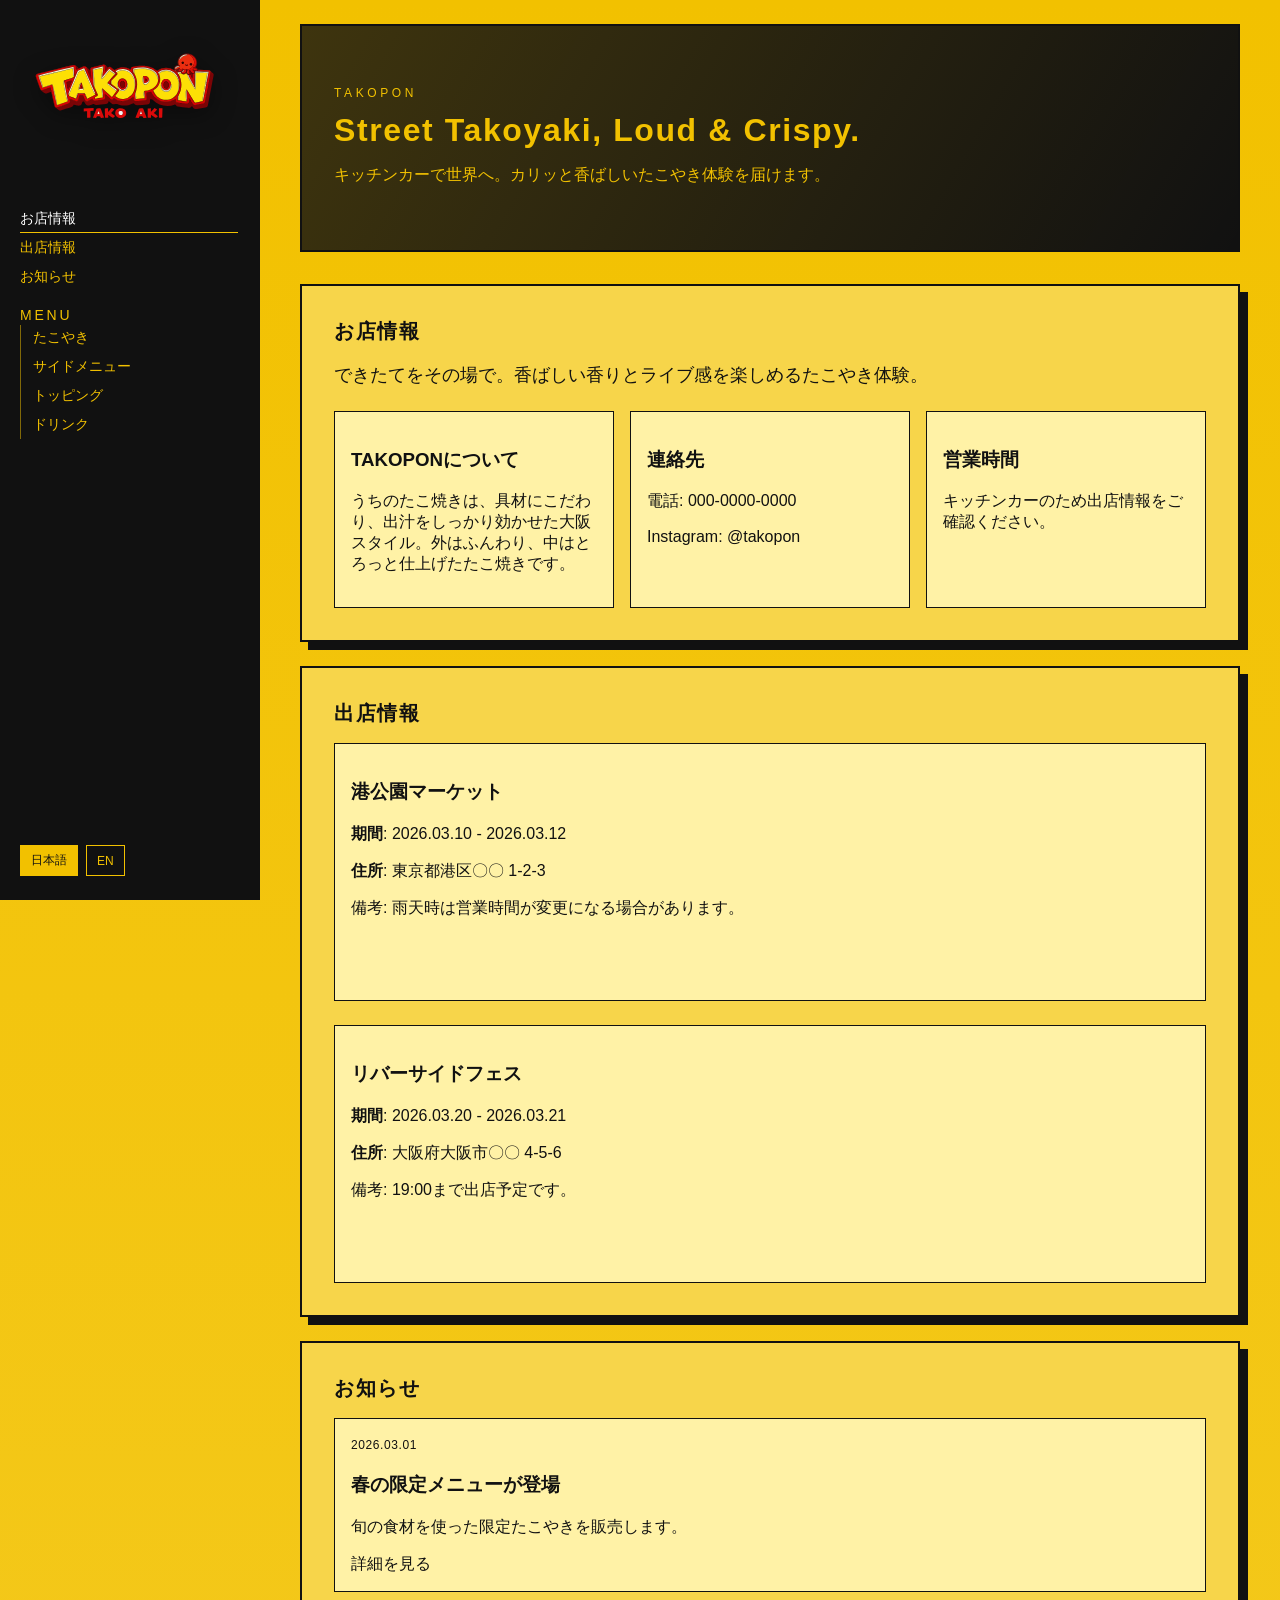
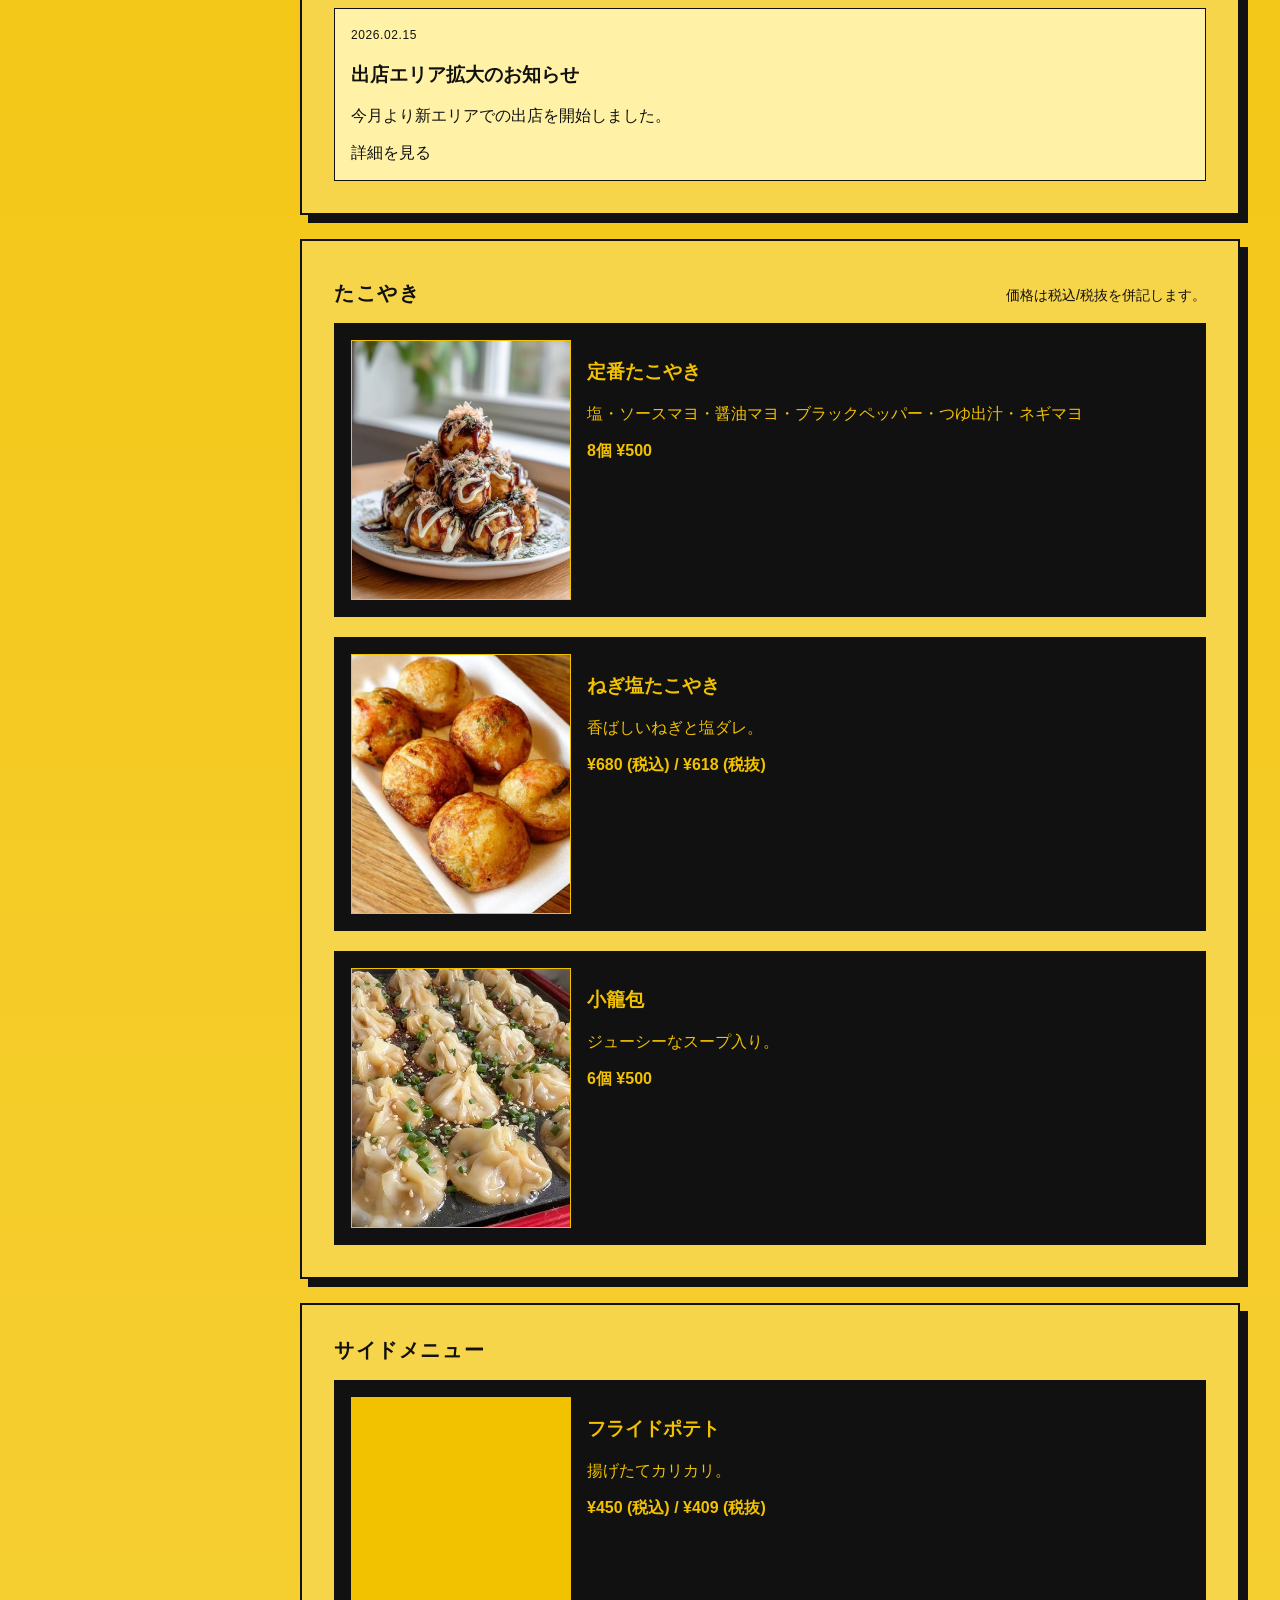
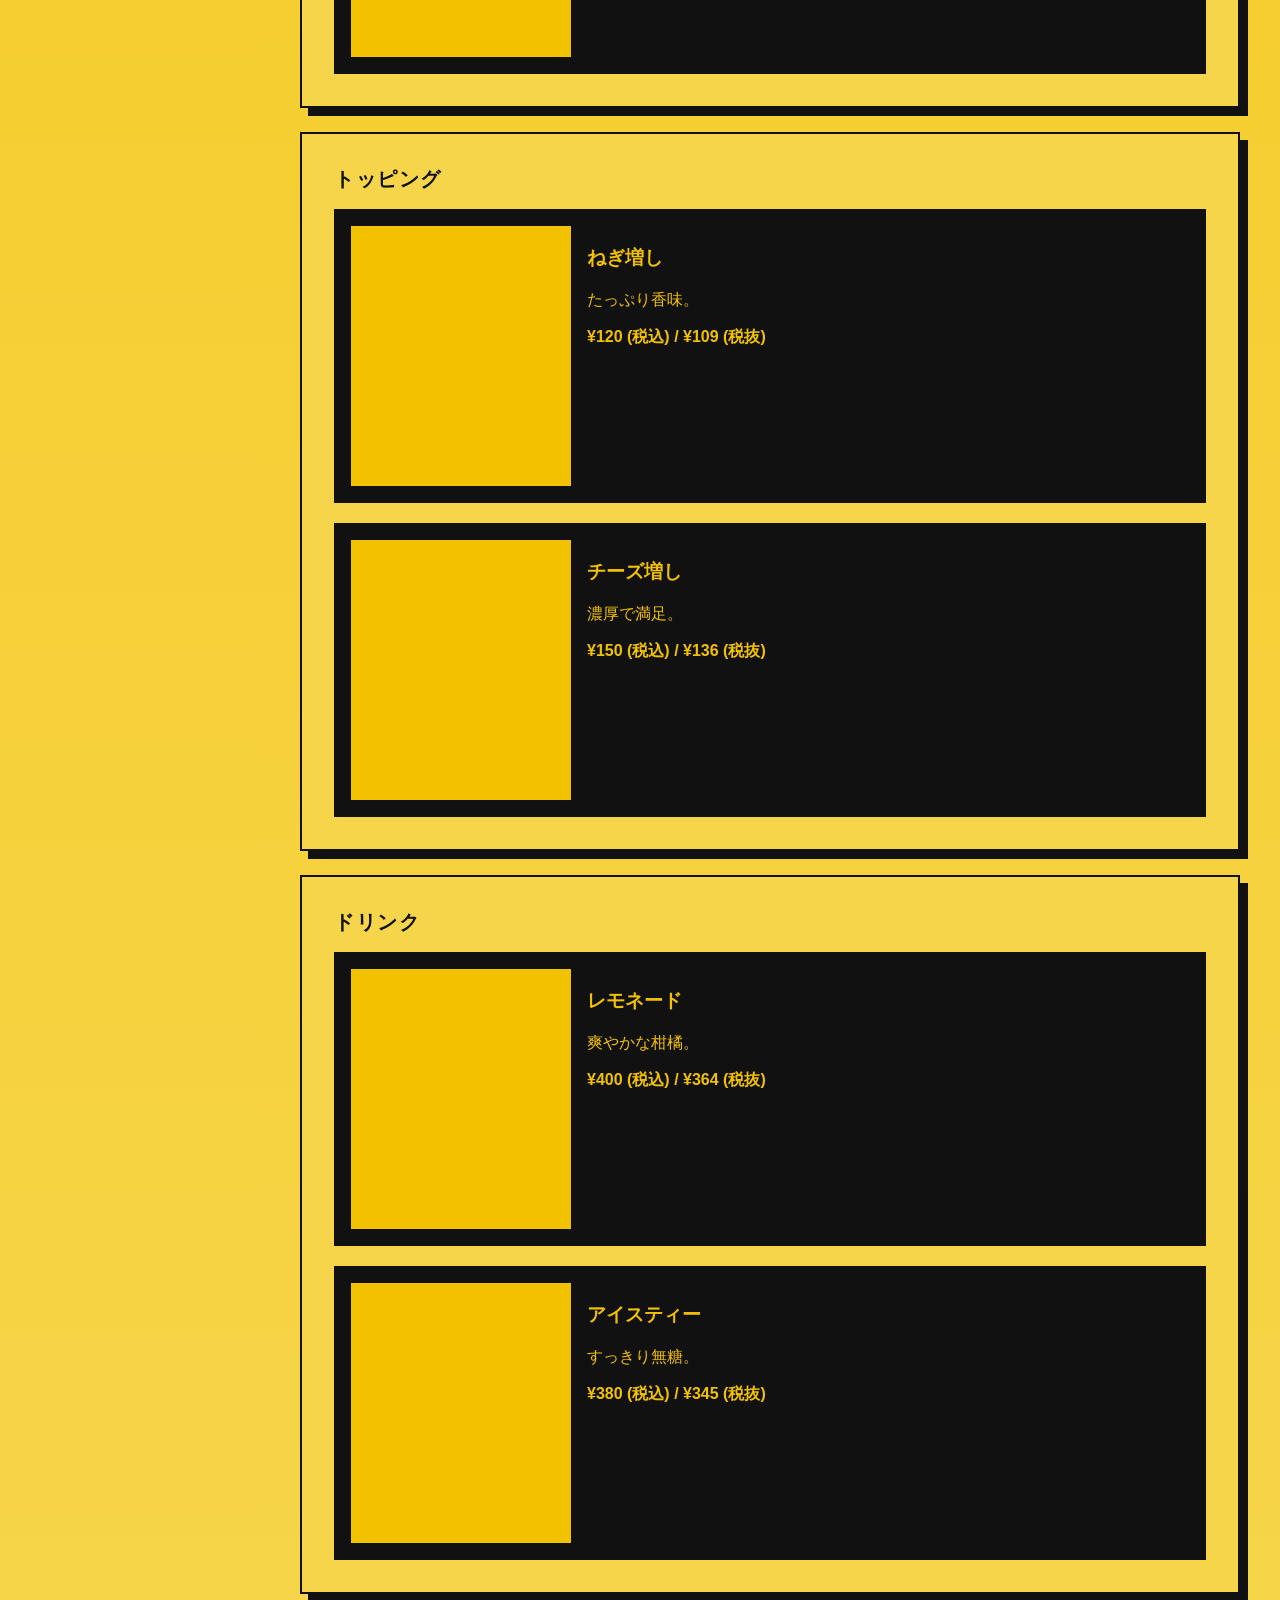
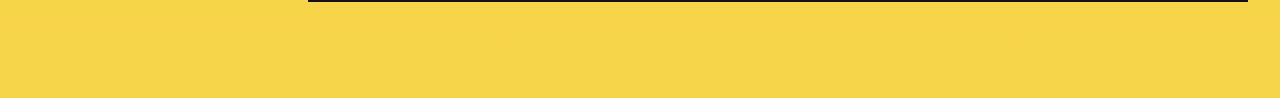
<file: index.html>
<!doctype html>
<html lang="ja">
  <head>
    <meta charset="utf-8" />
    <meta name="viewport" content="width=device-width, initial-scale=1" />
    <title>TAKOPON | Takoyaki Food Truck</title>
    <link rel="stylesheet" href="./src/styles.css" />
  </head>
  <body>
    <div class="layout">
      <div class="mobile-topbar">
        <button class="hamburger" type="button" aria-label="Open menu" aria-expanded="false">
          <span></span>
          <span></span>
          <span></span>
        </button>
        <div class="sidebar-brand">
          <img src="./img/file.svg" alt="TAKOPON logo" class="logo" />
        </div>
      </div>
      <div class="sidebar-backdrop" aria-hidden="true"></div>
      <aside class="sidebar" aria-hidden="false">
        <div class="sidebar-brand sidebar-brand--desktop">
          <img src="./img/file.svg" alt="TAKOPON logo" class="logo" />
        </div>
        <nav class="sidebar-nav">
          <div class="nav-group">
            <a href="#concept" data-i18n="nav.concept">お店情報</a>
            <a href="#stalls" data-i18n="nav.stalls">出店情報</a>
            <a href="#news" data-i18n="nav.news">お知らせ</a>
          </div>
          <div class="nav-group">
            <p class="nav-title nav-title--main">MENU</p>
            <div class="nav-submenu">
            <a href="#menu-takoyaki" data-i18n="nav.takoyaki">たこやき</a>
            <a href="#menu-side" data-i18n="nav.side">サイドメニュー</a>
            <a href="#menu-topping" data-i18n="nav.topping">トッピング</a>
            <a href="#menu-drink" data-i18n="nav.drink">ドリンク</a>
            </div>
          </div>
        </nav>
        <div class="lang-toggle" role="group" aria-label="language switch">
          <button type="button" class="lang-btn is-active" data-lang="ja">日本語</button>
          <button type="button" class="lang-btn" data-lang="en">EN</button>
        </div>
      </aside>

      <main class="content">
        <section class="hero reveal">
          <p class="hero-label">TAKOPON</p>
          <h1 data-i18n="hero.title">Street Takoyaki, Loud & Crispy.</h1>
          <p class="hero-sub" data-i18n="hero.subtitle">
            キッチンカーで世界へ。カリッと香ばしいたこやき体験を届けます。
          </p>
        </section>

        <section id="concept" class="section reveal">
          <h2 data-i18n="about.concept.title">お店情報</h2>
          <p class="lead" data-i18n="about.concept.body">
            できたてをその場で。香ばしい香りとライブ感を楽しめるたこやき体験。
          </p>
          <div class="info-grid">
            <div class="info-card">
              <h3 data-i18n="about.leadTitle">TAKOPONについて</h3>
              <p data-i18n="about.lead">
              うちのたこ焼きは、具材にこだわり、出汁をしっかり効かせた大阪スタイル。外はふんわり、中はとろっと仕上げたたこ焼きです。
              </p>
            </div>
            <div class="info-card">
              <h3 data-i18n="about.contact.title">連絡先</h3>
              <p>
                <span data-i18n="about.contact.phoneLabel">電話</span>:
                <a href="tel:0000000000">000-0000-0000</a>
              </p>
              <p>
                Instagram:
                <a href="https://instagram.com/" target="_blank" rel="noreferrer">@takopon</a>
              </p>
            </div>
            <div class="info-card">
              <h3 data-i18n="about.hours.title">営業時間</h3>
              <p data-i18n="about.hours.body">
                キッチンカーのため出店情報をご確認ください。
              </p>
            </div>
          </div>
        </section>

        <section id="stalls" class="section reveal">
          <h2 data-i18n="stalls.title">出店情報</h2>
          <div class="stall-list">
            <article class="stall-card reveal">
              <div class="stall-info">
                <h3 data-i18n="stalls.item1.name">港公園マーケット</h3>
                <p>
                  <strong data-i18n="stalls.period">期間</strong>:
                  <span data-i18n="stalls.item1.period">2026.03.10 - 2026.03.12</span>
                </p>
                <p>
                  <strong data-i18n="stalls.address">住所</strong>:
                  <span data-i18n="stalls.item1.address">東京都港区〇〇 1-2-3</span>
                </p>
                <p data-i18n="stalls.item1.note">
                  備考: 雨天時は営業時間が変更になる場合があります。
                </p>
              </div>
              <div class="stall-map">
                <iframe
                  title="map-1"
                  src="https://www.google.com/maps?q=Tokyo%20Station&output=embed"
                  loading="lazy"
                  referrerpolicy="no-referrer-when-downgrade"
                ></iframe>
              </div>
            </article>
            <article class="stall-card reveal">
              <div class="stall-info">
                <h3 data-i18n="stalls.item2.name">リバーサイドフェス</h3>
                <p>
                  <strong data-i18n="stalls.period">期間</strong>:
                  <span data-i18n="stalls.item2.period">2026.03.20 - 2026.03.21</span>
                </p>
                <p>
                  <strong data-i18n="stalls.address">住所</strong>:
                  <span data-i18n="stalls.item2.address">大阪府大阪市〇〇 4-5-6</span>
                </p>
                <p data-i18n="stalls.item2.note">備考: 19:00まで出店予定です。</p>
              </div>
              <div class="stall-map">
                <iframe
                  title="map-2"
                  src="https://www.google.com/maps?q=Osaka%20Station&output=embed"
                  loading="lazy"
                  referrerpolicy="no-referrer-when-downgrade"
                ></iframe>
              </div>
            </article>
          </div>
        </section>

        <section id="news" class="section reveal">
          <h2 data-i18n="news.title">お知らせ</h2>
          <div class="news-list">
            <article class="news-item reveal">
              <time datetime="2026-03-01">2026.03.01</time>
              <h3 data-i18n="news.item1.title">春の限定メニューが登場</h3>
              <p data-i18n="news.item1.body">
                旬の食材を使った限定たこやきを販売します。
              </p>
              <a
                href="https://example.com"
                target="_blank"
                rel="noreferrer"
                data-i18n="news.link"
              >
                詳細を見る
              </a>
            </article>
            <article class="news-item reveal">
              <time datetime="2026-02-15">2026.02.15</time>
              <h3 data-i18n="news.item2.title">出店エリア拡大のお知らせ</h3>
              <p data-i18n="news.item2.body">
                今月より新エリアでの出店を開始しました。
              </p>
              <a
                href="https://example.com"
                target="_blank"
                rel="noreferrer"
                data-i18n="news.link"
              >
                詳細を見る
              </a>
            </article>
          </div>
        </section>

        <section id="menu-takoyaki" class="section reveal">
          <div class="section-head">
            <h2 data-i18n="menu.takoyaki.title">たこやき</h2>
            <p class="muted" data-i18n="menu.note">価格は税込/税抜を併記します。</p>
          </div>
          <div class="menu-grid">
            <div class="menu-card reveal">
              <img class="menu-image" src="./img/menyu_1.jpg" alt="定番たこやき" />
              <div class="menu-body">
                <h3 data-i18n="menu.item1.name">たこ焼き</h3>
                <p data-i18n="menu.item1.desc">
                  塩・ソースマヨ・醤油マヨ・ブラックペッパー・つゆ出汁・ネギマヨ
                </p>
                <p class="price">8個 ¥500</p>
              </div>
            </div>
            <div class="menu-card reveal">
              <img class="menu-image" src="./img/menyu_2.jpg" alt="ねぎ塩たこやき" />
              <div class="menu-body">
                <h3 data-i18n="menu.item2.name">ねぎ塩たこやき</h3>
                <p data-i18n="menu.item2.desc">香ばしいねぎと塩ダレ。</p>
                <p class="price">¥680 (税込) / ¥618 (税抜)</p>
              </div>
            </div>
            <div class="menu-card reveal">
              <img class="menu-image" src="./img/menyu_3.jpg" alt="小籠包" />
              <div class="menu-body">
                <h3 data-i18n="menu.item3.name">小籠包</h3>
                <p data-i18n="menu.item3.desc">ジューシーなスープ入り。</p>
                <p class="price">6個 ¥500</p>
              </div>
            </div>
          </div>
        </section>

        <section id="menu-side" class="section reveal">
          <h2 data-i18n="menu.side.title">サイドメニュー</h2>
          <div class="menu-grid">
            <div class="menu-card reveal">
              <div class="menu-image placeholder"></div>
              <div class="menu-body">
                <h3 data-i18n="menu.side.item1.name">フライドポテト</h3>
                <p data-i18n="menu.side.item1.desc">揚げたてカリカリ。</p>
                <p class="price">¥450 (税込) / ¥409 (税抜)</p>
              </div>
            </div>
          </div>
        </section>

        <section id="menu-topping" class="section reveal">
          <h2 data-i18n="menu.topping.title">トッピング</h2>
          <div class="menu-grid">
            <div class="menu-card reveal">
              <div class="menu-image placeholder"></div>
              <div class="menu-body">
                <h3 data-i18n="menu.topping.item1.name">ねぎ増し</h3>
                <p data-i18n="menu.topping.item1.desc">たっぷり香味。</p>
                <p class="price">¥120 (税込) / ¥109 (税抜)</p>
              </div>
            </div>
            <div class="menu-card reveal">
              <div class="menu-image placeholder"></div>
              <div class="menu-body">
                <h3 data-i18n="menu.topping.item2.name">チーズ増し</h3>
                <p data-i18n="menu.topping.item2.desc">濃厚で満足。</p>
                <p class="price">¥150 (税込) / ¥136 (税抜)</p>
              </div>
            </div>
          </div>
        </section>

        <section id="menu-drink" class="section reveal">
          <h2 data-i18n="menu.drink.title">ドリンク</h2>
          <div class="menu-grid">
            <div class="menu-card reveal">
              <div class="menu-image placeholder"></div>
              <div class="menu-body">
                <h3 data-i18n="menu.drink.item1.name">レモネード</h3>
                <p data-i18n="menu.drink.item1.desc">爽やかな柑橘。</p>
                <p class="price">¥400 (税込) / ¥364 (税抜)</p>
              </div>
            </div>
            <div class="menu-card reveal">
              <div class="menu-image placeholder"></div>
              <div class="menu-body">
                <h3 data-i18n="menu.drink.item2.name">アイスティー</h3>
                <p data-i18n="menu.drink.item2.desc">すっきり無糖。</p>
                <p class="price">¥380 (税込) / ¥345 (税抜)</p>
              </div>
            </div>
          </div>
        </section>
      </main>
    </div>

    <script src="./src/app.js"></script>
  </body>
</html>
</file>
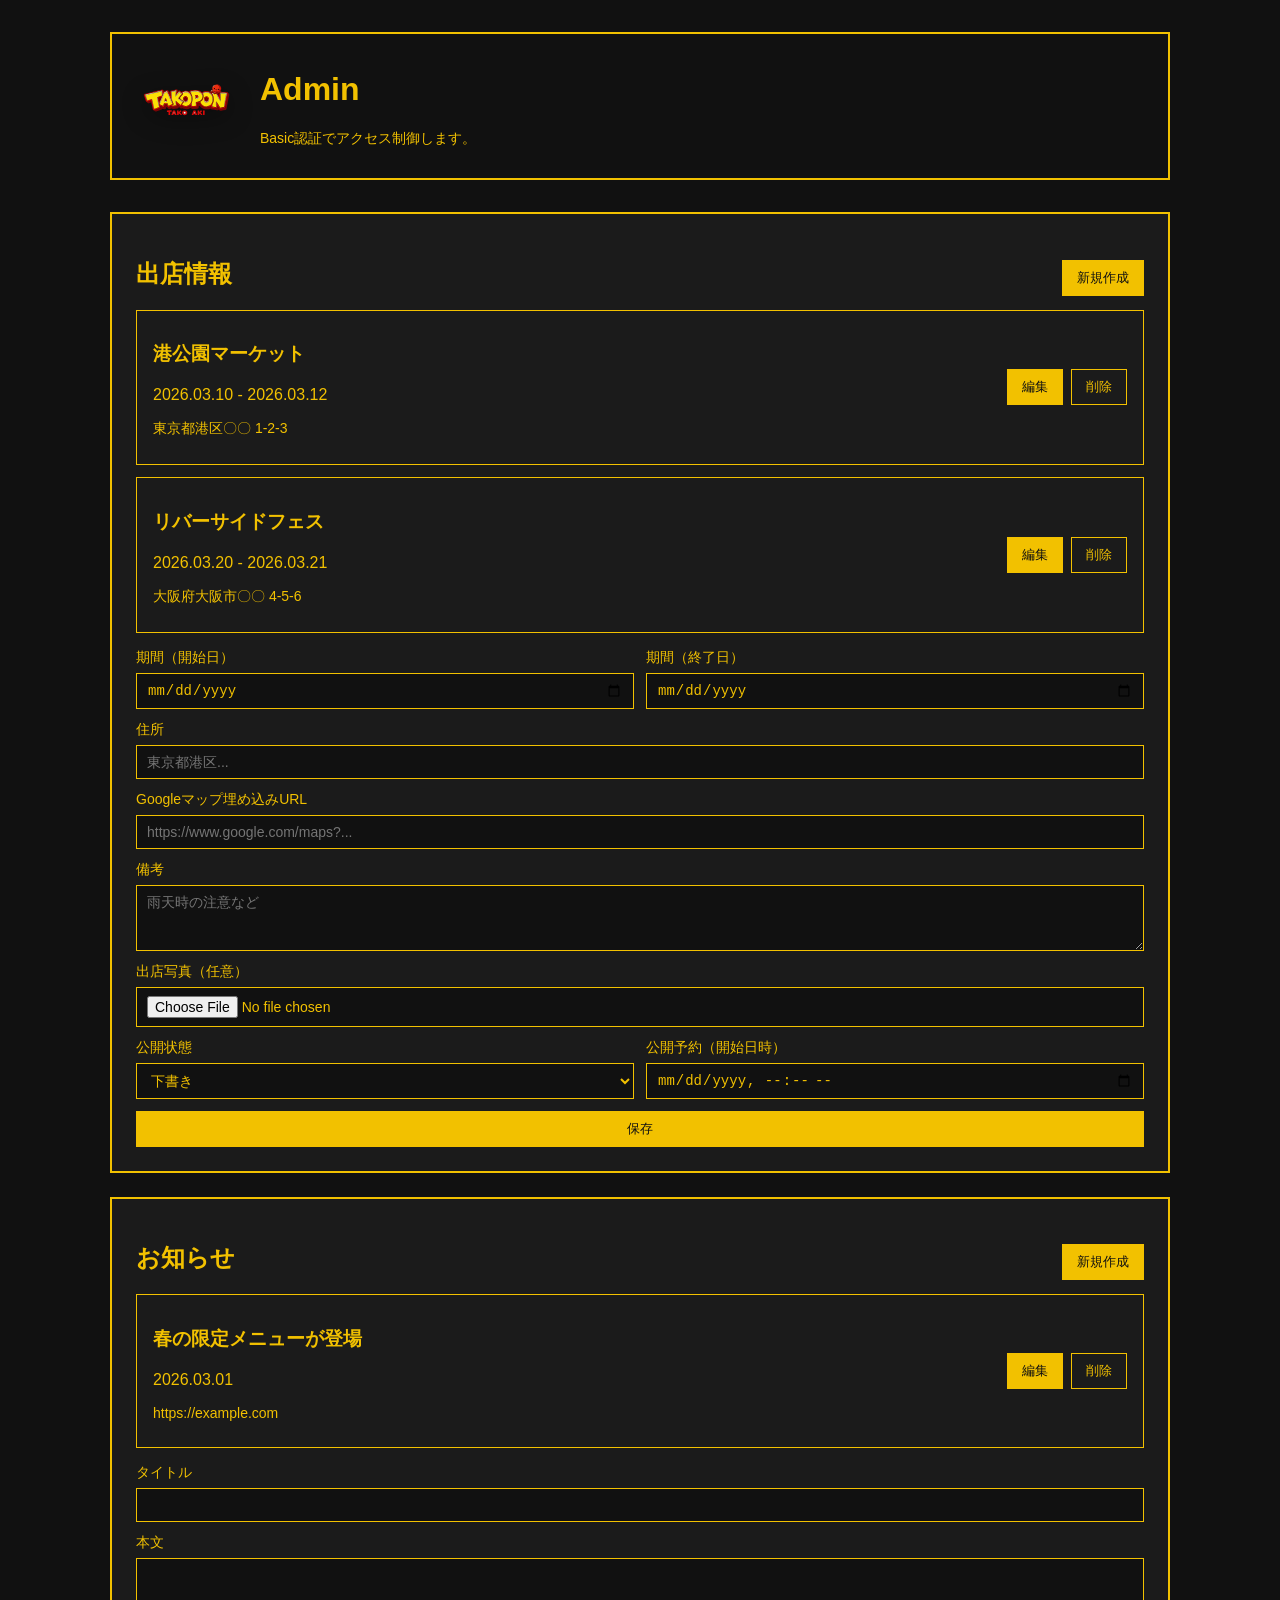
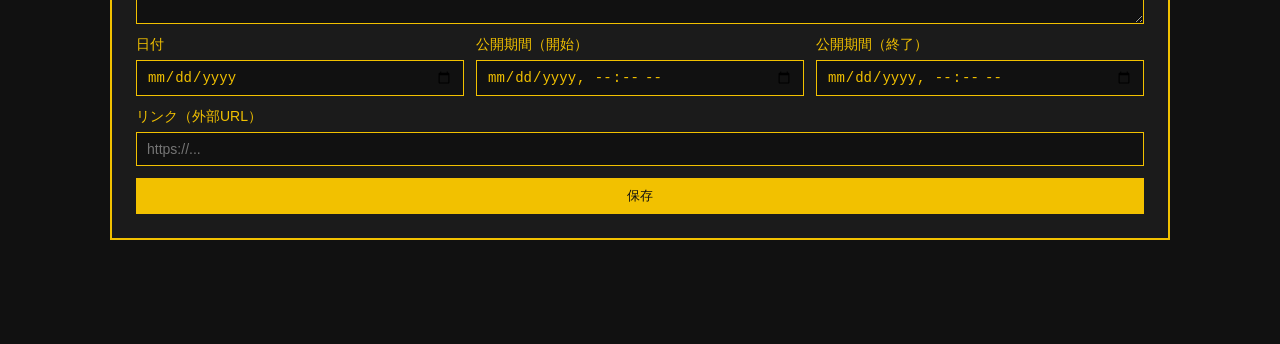
<file: admin.html>
<!doctype html>
<html lang="ja">
  <head>
    <meta charset="utf-8" />
    <meta name="viewport" content="width=device-width, initial-scale=1" />
    <title>TAKOPON Admin</title>
    <link rel="stylesheet" href="./src/styles.css" />
  </head>
  <body class="admin-body">
    <main class="admin">
      <header class="admin-header">
        <img src="./img/file.svg" alt="TAKOPON logo" class="logo admin-logo" />
        <div>
          <h1>Admin</h1>
          <p class="muted">Basic認証でアクセス制御します。</p>
        </div>
      </header>

      <section class="admin-section">
        <div class="section-head">
          <h2>出店情報</h2>
          <button type="button" class="admin-btn">新規作成</button>
        </div>
        <div class="admin-list">
          <article class="admin-card">
            <div>
              <h3>港公園マーケット</h3>
              <p>2026.03.10 - 2026.03.12</p>
              <p class="muted">東京都港区〇〇 1-2-3</p>
            </div>
            <div class="admin-actions">
              <button type="button" class="admin-btn">編集</button>
              <button type="button" class="admin-btn admin-btn--ghost">削除</button>
            </div>
          </article>
          <article class="admin-card">
            <div>
              <h3>リバーサイドフェス</h3>
              <p>2026.03.20 - 2026.03.21</p>
              <p class="muted">大阪府大阪市〇〇 4-5-6</p>
            </div>
            <div class="admin-actions">
              <button type="button" class="admin-btn">編集</button>
              <button type="button" class="admin-btn admin-btn--ghost">削除</button>
            </div>
          </article>
        </div>

        <form class="admin-form">
          <div class="form-row">
            <label>
              期間（開始日）
              <input type="date" />
            </label>
            <label>
              期間（終了日）
              <input type="date" />
            </label>
          </div>
          <label>
            住所
            <input type="text" placeholder="東京都港区..." />
          </label>
          <label>
            Googleマップ埋め込みURL
            <input type="text" placeholder="https://www.google.com/maps?..." />
          </label>
          <label>
            備考
            <textarea rows="3" placeholder="雨天時の注意など"></textarea>
          </label>
          <label>
            出店写真（任意）
            <input type="file" />
          </label>
          <div class="form-row">
            <label>
              公開状態
              <select>
                <option>下書き</option>
                <option>公開</option>
              </select>
            </label>
            <label>
              公開予約（開始日時）
              <input type="datetime-local" />
            </label>
          </div>
          <button type="button" class="admin-btn">保存</button>
        </form>
      </section>

      <section class="admin-section">
        <div class="section-head">
          <h2>お知らせ</h2>
          <button type="button" class="admin-btn">新規作成</button>
        </div>
        <div class="admin-list">
          <article class="admin-card">
            <div>
              <h3>春の限定メニューが登場</h3>
              <p>2026.03.01</p>
              <p class="muted">https://example.com</p>
            </div>
            <div class="admin-actions">
              <button type="button" class="admin-btn">編集</button>
              <button type="button" class="admin-btn admin-btn--ghost">削除</button>
            </div>
          </article>
        </div>

        <form class="admin-form">
          <label>
            タイトル
            <input type="text" />
          </label>
          <label>
            本文
            <textarea rows="3"></textarea>
          </label>
          <div class="form-row">
            <label>
              日付
              <input type="date" />
            </label>
            <label>
              公開期間（開始）
              <input type="datetime-local" />
            </label>
            <label>
              公開期間（終了）
              <input type="datetime-local" />
            </label>
          </div>
          <label>
            リンク（外部URL）
            <input type="url" placeholder="https://..." />
          </label>
          <button type="button" class="admin-btn">保存</button>
        </form>
      </section>
    </main>
  </body>
</html>
</file>
<file: src/styles.css>
* {
  box-sizing: border-box;
}

body {
  margin: 0;
  font-family: "Helvetica Neue", Arial, sans-serif;
  background: linear-gradient(180deg, #f2c100 0%, #f7d54a 100%);
  color: #111;
}

a {
  color: inherit;
  text-decoration: none;
}

.layout {
  display: flex;
  min-height: 100vh;
}

.mobile-topbar {
  display: none;
}

.sidebar {
  width: 260px;
  background: #111;
  color: #f2c100;
  padding: 24px 20px;
  position: sticky;
  top: 0;
  height: 100vh;
  border-right: 2px solid #111;
  display: flex;
  flex-direction: column;
  gap: 24px;
}

.sidebar-brand {
  display: flex;
  align-items: center;
  gap: 12px;
}

.sidebar-brand--desktop {
  margin-bottom: 8px;
  flex-direction: column;
  align-items: center;
  text-align: center;
}

.logo {
  height: 120px;
  width: auto;
  display: block;
  filter: drop-shadow(0 6px 12px rgba(0, 0, 0, 0.4));
}

.sidebar .logo {
  height: 150px;
  transform: translateX(-6px);
}

.brand-name {
  font-size: 18px;
  letter-spacing: 0.12em;
}

.sidebar-nav {
  display: grid;
  gap: 16px;
}

.nav-group {
  display: grid;
  gap: 2px;
}

.nav-title {
  margin: 0;
  font-size: 12px;
  letter-spacing: 0.12em;
  text-transform: uppercase;
  opacity: 0.7;
}

.nav-title--main {
  font-size: 14px;
  letter-spacing: 0.2em;
  opacity: 1;
}

.nav-submenu {
  display: grid;
  gap: 2px;
  padding-left: 12px;
  border-left: 1px solid rgba(242, 193, 0, 0.5);
}

.sidebar-nav a {
  color: #f2c100;
  text-decoration: none;
  font-size: 14px;
  padding: 4px 0;
  border-bottom: 1px solid transparent;
  transition: all 0.2s ease;
}

.sidebar-nav a:hover,
.sidebar-nav a.is-active {
  color: #fff;
  border-bottom-color: #f2c100;
}

.lang-toggle {
  display: flex;
  gap: 8px;
  margin-top: auto;
}

.lang-btn {
  border: 1px solid #f2c100;
  background: transparent;
  color: #f2c100;
  padding: 6px 10px;
  font-size: 12px;
  cursor: pointer;
  transition: all 0.2s ease;
}

.lang-btn.is-active {
  background: #f2c100;
  color: #111;
}

.lang-btn:hover {
  transform: translateY(-1px);
}

.content {
  flex: 1;
  padding: 24px 40px 80px;
}

.hero {
  border: 2px solid #111;
  padding: 48px 32px;
  background: #111;
  color: #f2c100;
  margin-bottom: 32px;
  position: relative;
  overflow: hidden;
}

.hero::after {
  content: "";
  position: absolute;
  inset: 0;
  background: linear-gradient(120deg, rgba(242, 193, 0, 0.2), transparent);
}

.hero-label {
  letter-spacing: 0.3em;
  font-size: 12px;
  text-transform: uppercase;
}

.hero h1 {
  margin: 8px 0 12px;
  font-size: 32px;
  letter-spacing: 0.05em;
}

.hero-sub {
  max-width: 560px;
  font-size: 16px;
}

.section {
  border: 2px solid #111;
  background: #f7d54a;
  padding: 32px;
  margin-bottom: 24px;
  box-shadow: 8px 8px 0 #111;
}

.section h2 {
  margin: 0 0 16px;
  font-size: 20px;
  letter-spacing: 0.08em;
  text-transform: uppercase;
}

.section-head {
  display: flex;
  align-items: baseline;
  justify-content: space-between;
  gap: 16px;
  flex-wrap: wrap;
}

.lead {
  font-size: 18px;
  max-width: 680px;
}

.info-grid,
.feature-grid {
  display: grid;
  gap: 16px;
  grid-template-columns: repeat(auto-fit, minmax(220px, 1fr));
  margin-top: 24px;
}

.info-card,
.feature-card {
  border: 1px solid #111;
  padding: 16px;
  background: #fff2a6;
}

.news-list {
  display: grid;
  gap: 16px;
}

.news-item {
  border: 1px solid #111;
  padding: 16px;
  background: #fff2a6;
}

.news-item time {
  font-size: 12px;
  letter-spacing: 0.05em;
}

.menu-grid {
  display: grid;
  gap: 20px;
}

.menu-card {
  display: grid;
  gap: 16px;
  grid-template-columns: minmax(140px, 220px) 1fr;
  border: 1px solid #111;
  padding: 16px;
  background: #111;
  color: #f2c100;
  transition: transform 0.2s ease, box-shadow 0.2s ease;
}

.menu-card:hover {
  transform: translateY(-4px);
  box-shadow: 6px 6px 0 #111;
}

.menu-image {
  border: 1px solid #f2c100;
  aspect-ratio: 1 / 1;
  width: 100%;
  height: clamp(160px, 28vw, 260px);
  object-fit: cover;
}

.placeholder {
  background: #f2c100;
}

.price {
  font-weight: 700;
}

.muted {
  font-size: 14px;
}

.admin-body {
  background: #111;
  color: #f2c100;
}

.admin {
  max-width: 1100px;
  margin: 0 auto;
  padding: 32px 20px 80px;
}

.admin-header {
  display: flex;
  align-items: center;
  gap: 20px;
  margin-bottom: 32px;
  border: 2px solid #f2c100;
  padding: 16px 20px;
}

.admin-logo {
  height: 72px;
}

.admin-section {
  border: 2px solid #f2c100;
  padding: 24px;
  margin-bottom: 24px;
  background: #1b1b1b;
}

.admin-list {
  display: grid;
  gap: 12px;
  margin-bottom: 16px;
}

.admin-card {
  display: flex;
  align-items: center;
  justify-content: space-between;
  gap: 16px;
  padding: 12px 16px;
  border: 1px solid #f2c100;
}

.admin-actions {
  display: flex;
  gap: 8px;
  flex-shrink: 0;
}

.admin-form {
  display: grid;
  gap: 12px;
}

.admin-form label {
  display: grid;
  gap: 6px;
  font-size: 14px;
}

.admin-form input,
.admin-form textarea,
.admin-form select {
  padding: 8px 10px;
  border: 1px solid #f2c100;
  background: #111;
  color: #f2c100;
  font-size: 14px;
}

.form-row {
  display: grid;
  gap: 12px;
  grid-template-columns: repeat(auto-fit, minmax(180px, 1fr));
}

.admin-btn {
  border: 1px solid #f2c100;
  background: #f2c100;
  color: #111;
  padding: 8px 14px;
  font-size: 13px;
  cursor: pointer;
}

.admin-btn--ghost {
  background: transparent;
  color: #f2c100;
}

.stall-list {
  display: grid;
  gap: 24px;
}

.stall-card {
  display: grid;
  gap: 20px;
  grid-template-columns: 1.2fr 1fr;
  border: 1px solid #111;
  padding: 16px;
  background: #fff2a6;
}

.stall-map iframe {
  width: 100%;
  min-height: 220px;
  border: 0;
}

.reveal {
  opacity: 0;
  transform: translateY(12px);
  transition: all 0.5s ease;
}

.reveal.is-visible {
  opacity: 1;
  transform: translateY(0);
}

@media (max-width: 980px) {
  .layout {
    flex-direction: column;
  }

  .mobile-topbar {
    position: sticky;
    top: 0;
    z-index: 20;
    display: flex;
    align-items: center;
    justify-content: space-between;
    gap: 16px;
    background: #111;
    color: #f2c100;
    padding: 4px 8px;
    border-bottom: 2px solid #111;
  }

  .mobile-topbar .logo {
    height: 120px;
    padding: 12px 16px;
  }

  .hamburger {
    width: 44px;
    height: 44px;
    border: 1px solid #f2c100;
    background: transparent;
    display: grid;
    place-items: center;
    gap: 0;
    cursor: pointer;
  }

  .hamburger span {
    display: block;
    width: 20px;
    height: 1px;
    margin: -1px 0;
    background: #f2c100;
    transition: transform 0.2s ease, opacity 0.2s ease;
  }

  .sidebar-backdrop {
    position: fixed;
    inset: 0;
    background: rgba(0, 0, 0, 0.5);
    opacity: 0;
    pointer-events: none;
    transition: opacity 0.2s ease;
    z-index: 15;
  }

  .sidebar {
    position: fixed;
    top: 0;
    left: 0;
    height: 100vh;
    transform: translateX(-100%);
    transition: transform 0.25s ease;
    z-index: 20;
  }

  .sidebar-nav {
    grid-template-columns: repeat(auto-fit, minmax(160px, 1fr));
  }

  .sidebar-open .sidebar {
    transform: translateX(0);
  }

  .sidebar-open .sidebar-backdrop {
    opacity: 1;
    pointer-events: auto;
  }

  .sidebar-open .hamburger span:nth-child(1) {
    transform: translateY(6px) rotate(45deg);
  }

  .sidebar-open .hamburger span:nth-child(2) {
    opacity: 0;
  }

  .sidebar-open .hamburger span:nth-child(3) {
    transform: translateY(-6px) rotate(-45deg);
  }
}

@media (max-width: 780px) {
  .content {
    padding: 24px 16px 64px;
  }

  .menu-card {
    grid-template-columns: 1fr;
  }

  .stall-card {
    grid-template-columns: 1fr;
  }
}
</file>
